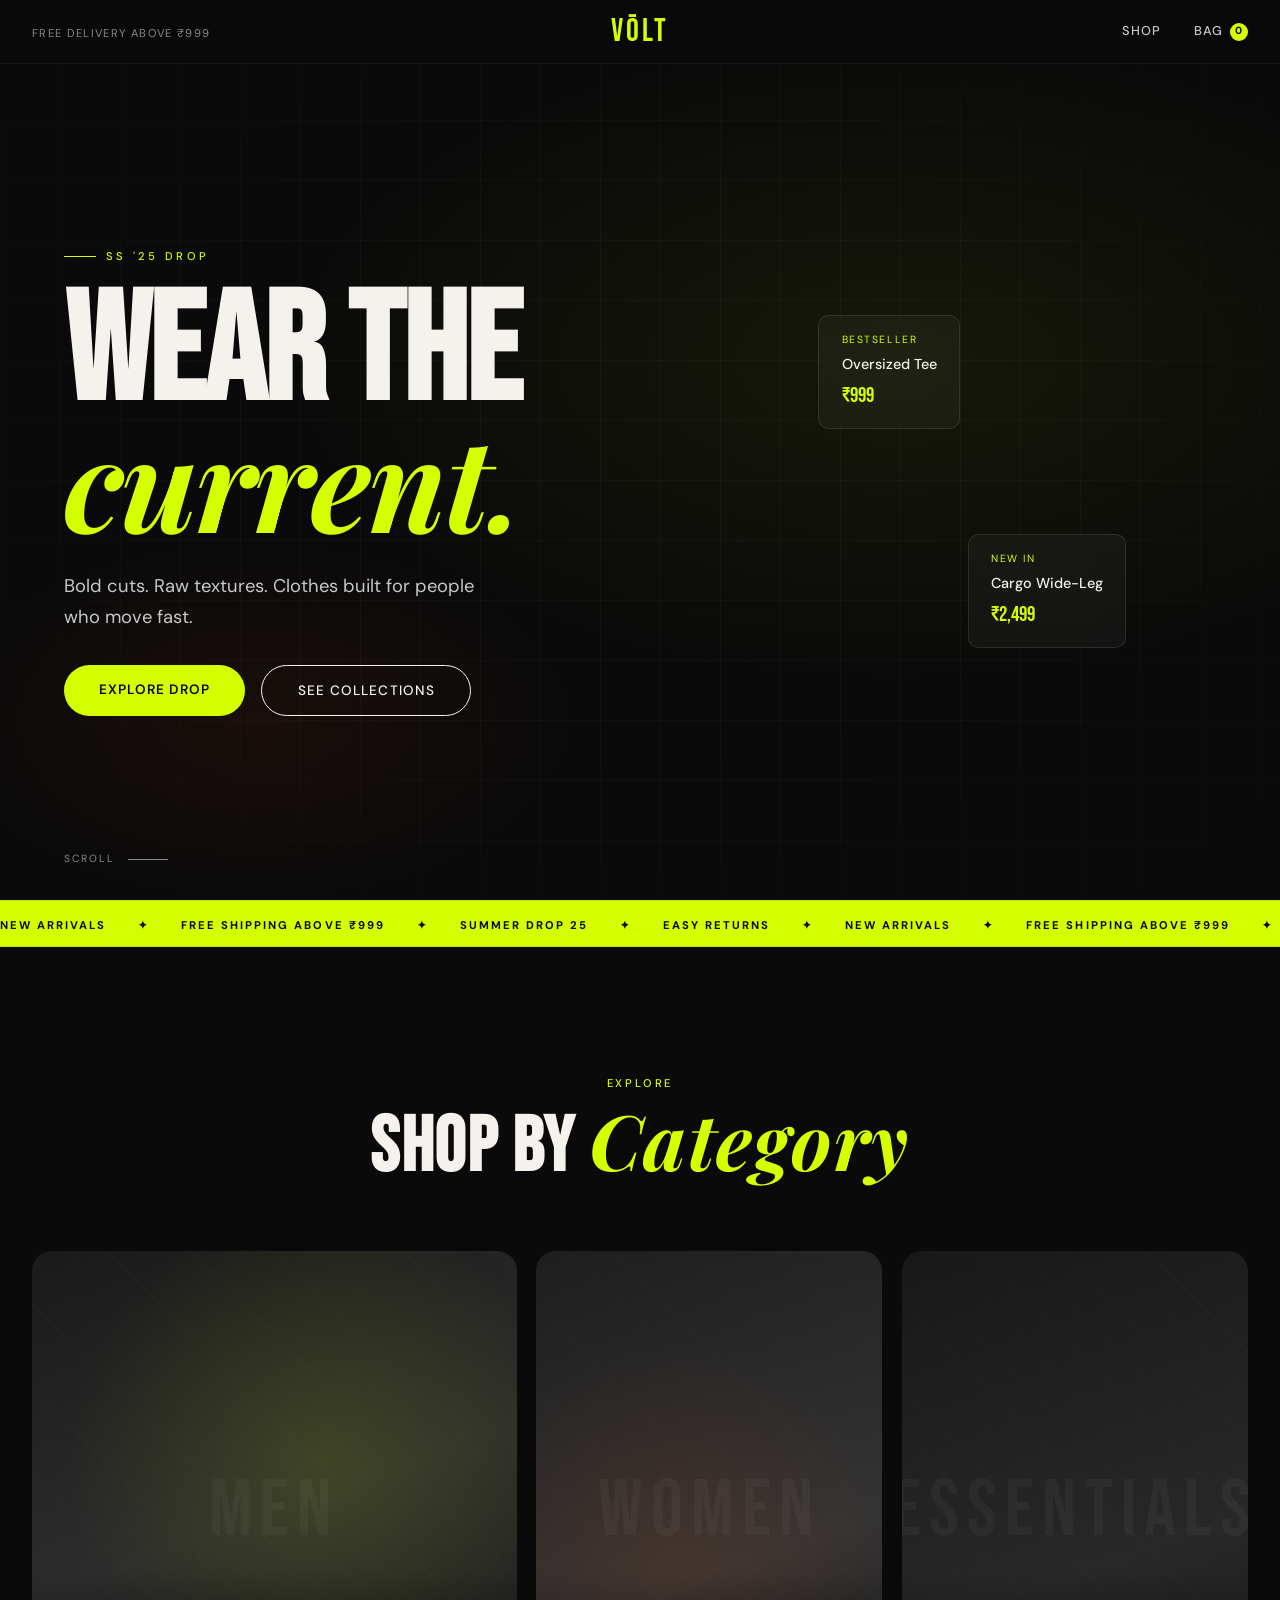
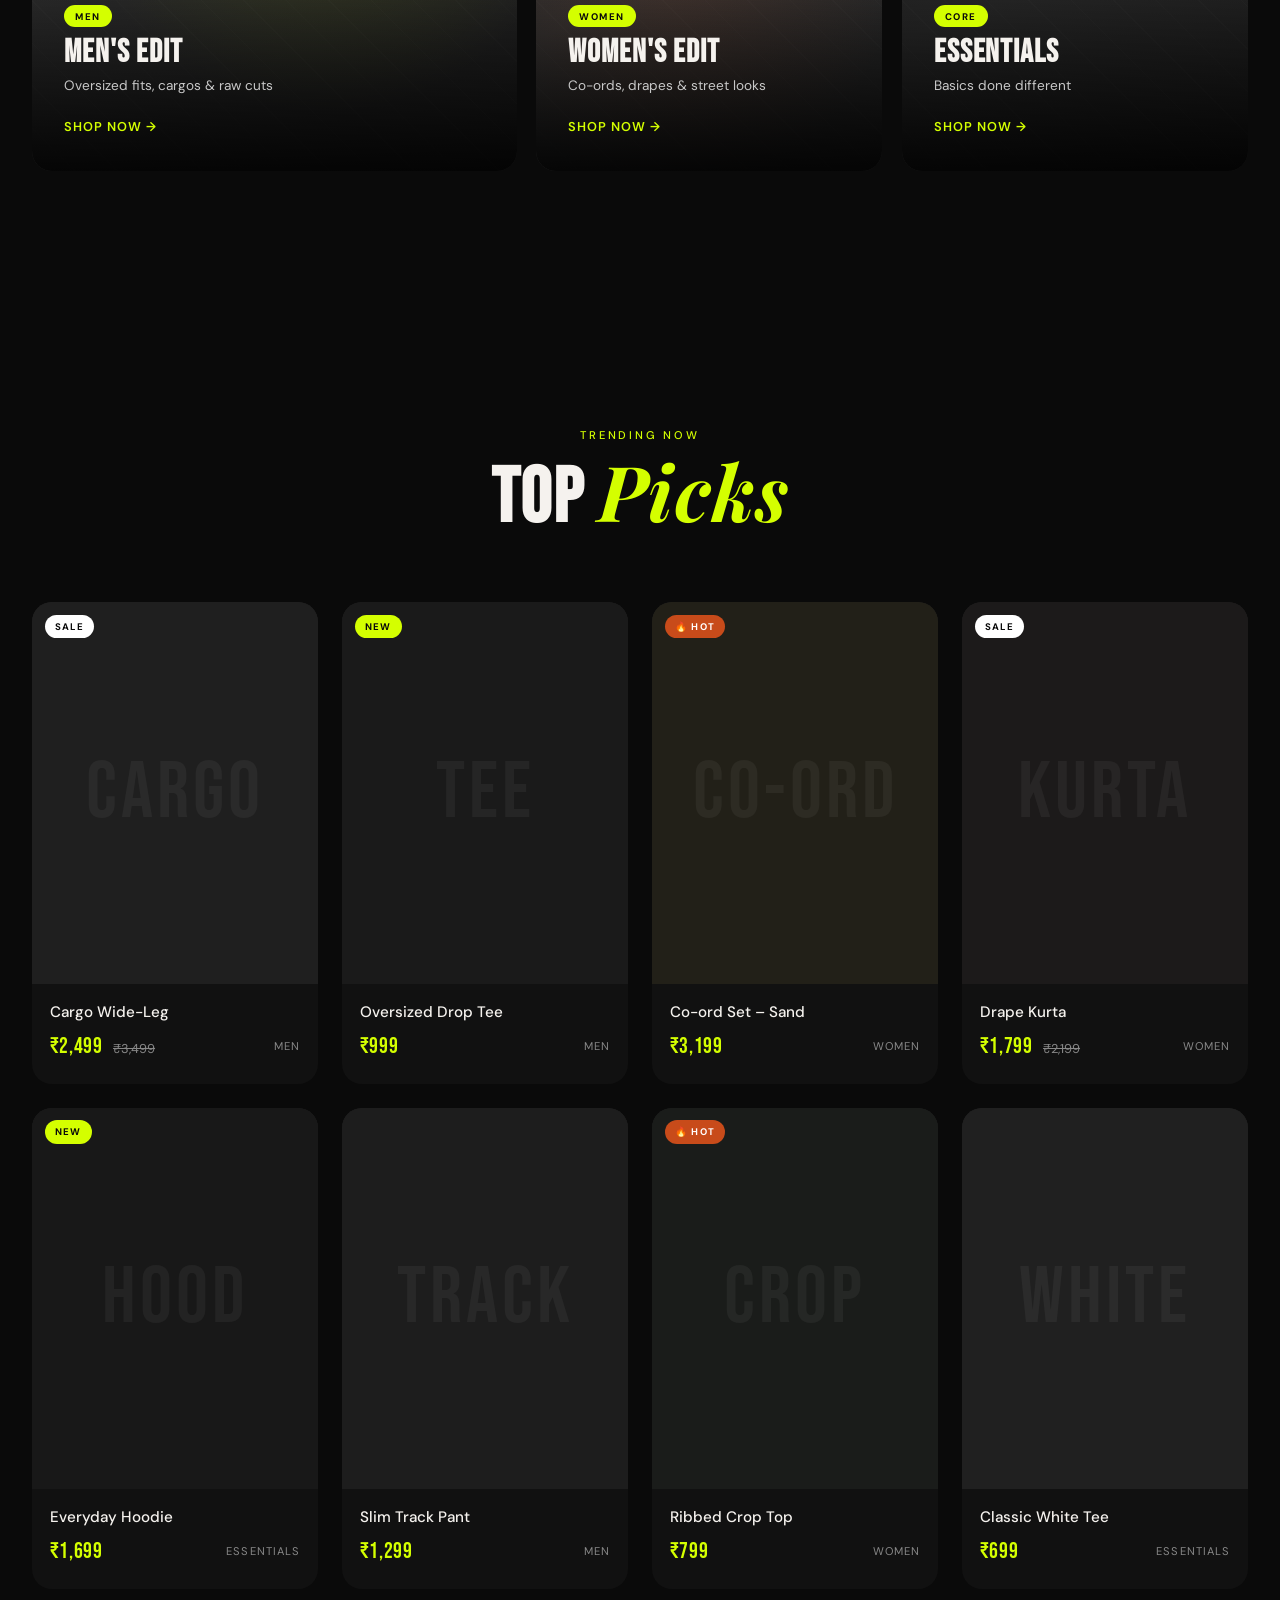
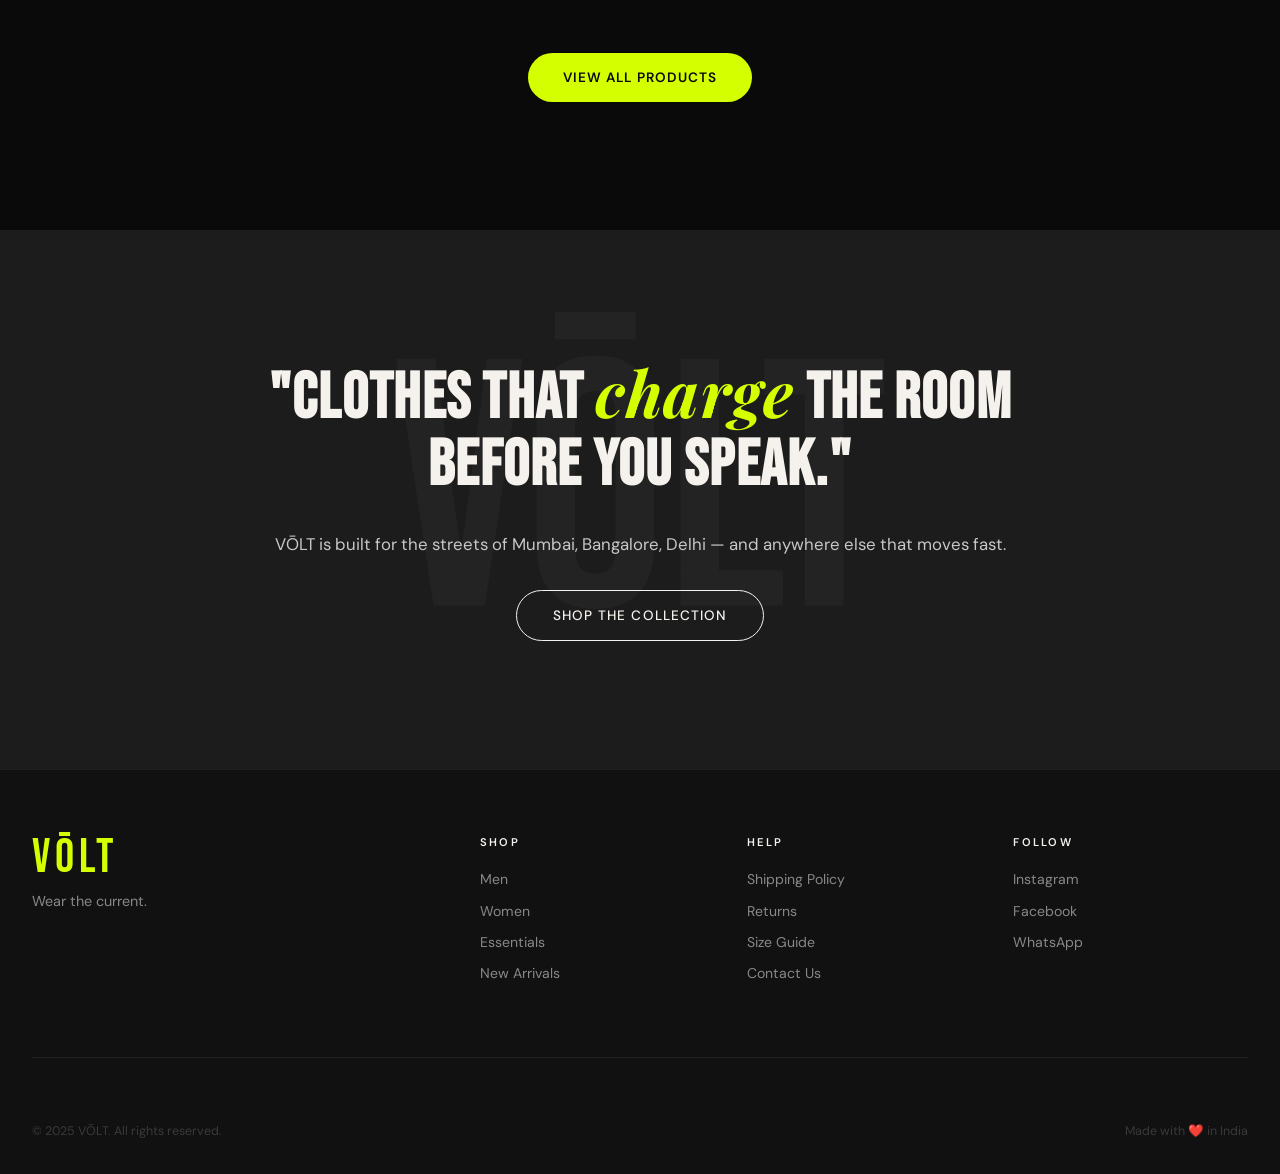
<file: volt-flat/index.html>
<!DOCTYPE html>
<html lang="en">
<head>
  <meta charset="UTF-8" />
  <meta name="viewport" content="width=device-width, initial-scale=1.0" />
  <title>VŌLT — Wear the Current</title>
  <link rel="stylesheet" href="reset.css" />
  <link rel="stylesheet" href="variables.css" />
  <link rel="stylesheet" href="main.css" />
  <link rel="stylesheet" href="navbar.css" />
  <link rel="stylesheet" href="hero.css" />
  <link rel="stylesheet" href="collections.css" />
  <link rel="stylesheet" href="featured.css" />
  <link rel="stylesheet" href="marquee.css" />
  <link rel="stylesheet" href="footer.css" />
  <link rel="stylesheet" href="animations.css" />
  <link rel="preconnect" href="https://fonts.googleapis.com" />
  <link rel="preconnect" href="https://fonts.gstatic.com" crossorigin />
  <link href="https://fonts.googleapis.com/css2?family=Bebas+Neue&family=DM+Sans:ital,opsz,wght@0,9..40,300;0,9..40,400;0,9..40,500;1,9..40,300&family=Playfair+Display:ital@1&display=swap" rel="stylesheet" />
</head>
<body>

  <nav class="navbar" id="navbar">
    <div class="nav-left">
      <span class="nav-tagline">Free delivery above ₹999</span>
    </div>
    <div class="nav-logo">
      <a href="index.html">VŌLT</a>
    </div>
    <div class="nav-right">
      <a href="shop.html">Shop</a>
      <a href="cart.html" class="cart-link">Bag <span class="cart-count" id="cartCount">0</span></a>
      <button class="hamburger" id="hamburger" aria-label="Menu">
        <span></span><span></span><span></span>
      </button>
    </div>
    <div class="mobile-menu" id="mobileMenu">
      <a href="index.html">Home</a>
      <a href="shop.html">Shop</a>
      <a href="cart.html">Bag</a>
      <a href="#collections">Collections</a>
    </div>
  </nav>

  <section class="hero" id="hero">
    <div class="hero-bg">
      <div class="hero-grid-overlay"></div>
    </div>
    <div class="hero-content">
      <div class="hero-eyebrow reveal-up">SS '25 DROP</div>
      <h1 class="hero-title reveal-up delay-1">
        <span>WEAR THE</span>
        <span class="italic-accent">current.</span>
      </h1>
      <p class="hero-sub reveal-up delay-2">
        Bold cuts. Raw textures. Clothes built for people who move fast.
      </p>
      <div class="hero-cta reveal-up delay-3">
        <a href="shop.html" class="btn-primary">Explore Drop</a>
        <a href="#collections" class="btn-ghost">See Collections</a>
      </div>
    </div>
    <div class="hero-scroll-hint">
      <span>Scroll</span>
      <div class="scroll-line"></div>
    </div>
    <div class="hero-float float-1 reveal-right delay-2">
      <div class="float-label">New In</div>
      <div class="float-name">Cargo Wide-Leg</div>
      <div class="float-price">₹2,499</div>
    </div>
    <div class="hero-float float-2 reveal-left delay-3">
      <div class="float-label">Bestseller</div>
      <div class="float-name">Oversized Tee</div>
      <div class="float-price">₹999</div>
    </div>
  </section>

  <div class="marquee-strip">
    <div class="marquee-track">
      <span>NEW ARRIVALS</span><span>✦</span>
      <span>FREE SHIPPING ABOVE ₹999</span><span>✦</span>
      <span>SUMMER DROP 25</span><span>✦</span>
      <span>EASY RETURNS</span><span>✦</span>
      <span>NEW ARRIVALS</span><span>✦</span>
      <span>FREE SHIPPING ABOVE ₹999</span><span>✦</span>
      <span>SUMMER DROP 25</span><span>✦</span>
      <span>EASY RETURNS</span><span>✦</span>
    </div>
  </div>

  <section class="collections" id="collections">
    <div class="section-header">
      <p class="section-eyebrow">Explore</p>
      <h2 class="section-title reveal-up">Shop by <em>Category</em></h2>
    </div>
    <div class="collections-grid">
      <div class="collection-card large reveal-up" data-category="men">
        <div class="card-bg card-bg-1"></div>
        <div class="card-content">
          <span class="card-tag">Men</span>
          <h3>Men's Edit</h3>
          <p>Oversized fits, cargos & raw cuts</p>
          <a href="shop.html?cat=men" class="card-link">Shop Now →</a>
        </div>
      </div>
      <div class="collection-card reveal-up delay-1" data-category="women">
        <div class="card-bg card-bg-2"></div>
        <div class="card-content">
          <span class="card-tag">Women</span>
          <h3>Women's Edit</h3>
          <p>Co-ords, drapes & street looks</p>
          <a href="shop.html?cat=women" class="card-link">Shop Now →</a>
        </div>
      </div>
      <div class="collection-card reveal-up delay-2" data-category="essentials">
        <div class="card-bg card-bg-3"></div>
        <div class="card-content">
          <span class="card-tag">Core</span>
          <h3>Essentials</h3>
          <p>Basics done different</p>
          <a href="shop.html?cat=essentials" class="card-link">Shop Now →</a>
        </div>
      </div>
    </div>
  </section>

  <section class="featured" id="featured">
    <div class="section-header">
      <p class="section-eyebrow">Trending Now</p>
      <h2 class="section-title reveal-up">Top <em>Picks</em></h2>
    </div>
    <div class="products-grid" id="productsGrid"></div>
    <div class="view-all-wrap">
      <a href="shop.html" class="btn-primary">View All Products</a>
    </div>
  </section>

  <section class="statement">
    <div class="statement-inner reveal-up">
      <h2>"Clothes that <em>charge</em> the room<br>before you speak."</h2>
      <p>VŌLT is built for the streets of Mumbai, Bangalore, Delhi — and anywhere else that moves fast.</p>
      <a href="shop.html" class="btn-ghost">Shop The Collection</a>
    </div>
  </section>

  <footer class="footer">
    <div class="footer-top">
      <div class="footer-brand">
        <div class="footer-logo">VŌLT</div>
        <p>Wear the current.</p>
      </div>
      <div class="footer-links">
        <div class="footer-col">
          <h4>Shop</h4>
          <a href="shop.html?cat=men">Men</a>
          <a href="shop.html?cat=women">Women</a>
          <a href="shop.html?cat=essentials">Essentials</a>
          <a href="shop.html">New Arrivals</a>
        </div>
        <div class="footer-col">
          <h4>Help</h4>
          <a href="#">Shipping Policy</a>
          <a href="#">Returns</a>
          <a href="#">Size Guide</a>
          <a href="#">Contact Us</a>
        </div>
        <div class="footer-col">
          <h4>Follow</h4>
          <a href="#">Instagram</a>
          <a href="#">Facebook</a>
          <a href="#">WhatsApp</a>
        </div>
      </div>
    </div>
    <div class="footer-bottom">
      <p>© 2025 VŌLT. All rights reserved.</p>
      <p>Made with ❤️ in India</p>
    </div>
  </footer>

  <script src="products.js"></script>
  <script src="cart.js"></script>
  <script src="main.js"></script>
</body>
</html>
</file>
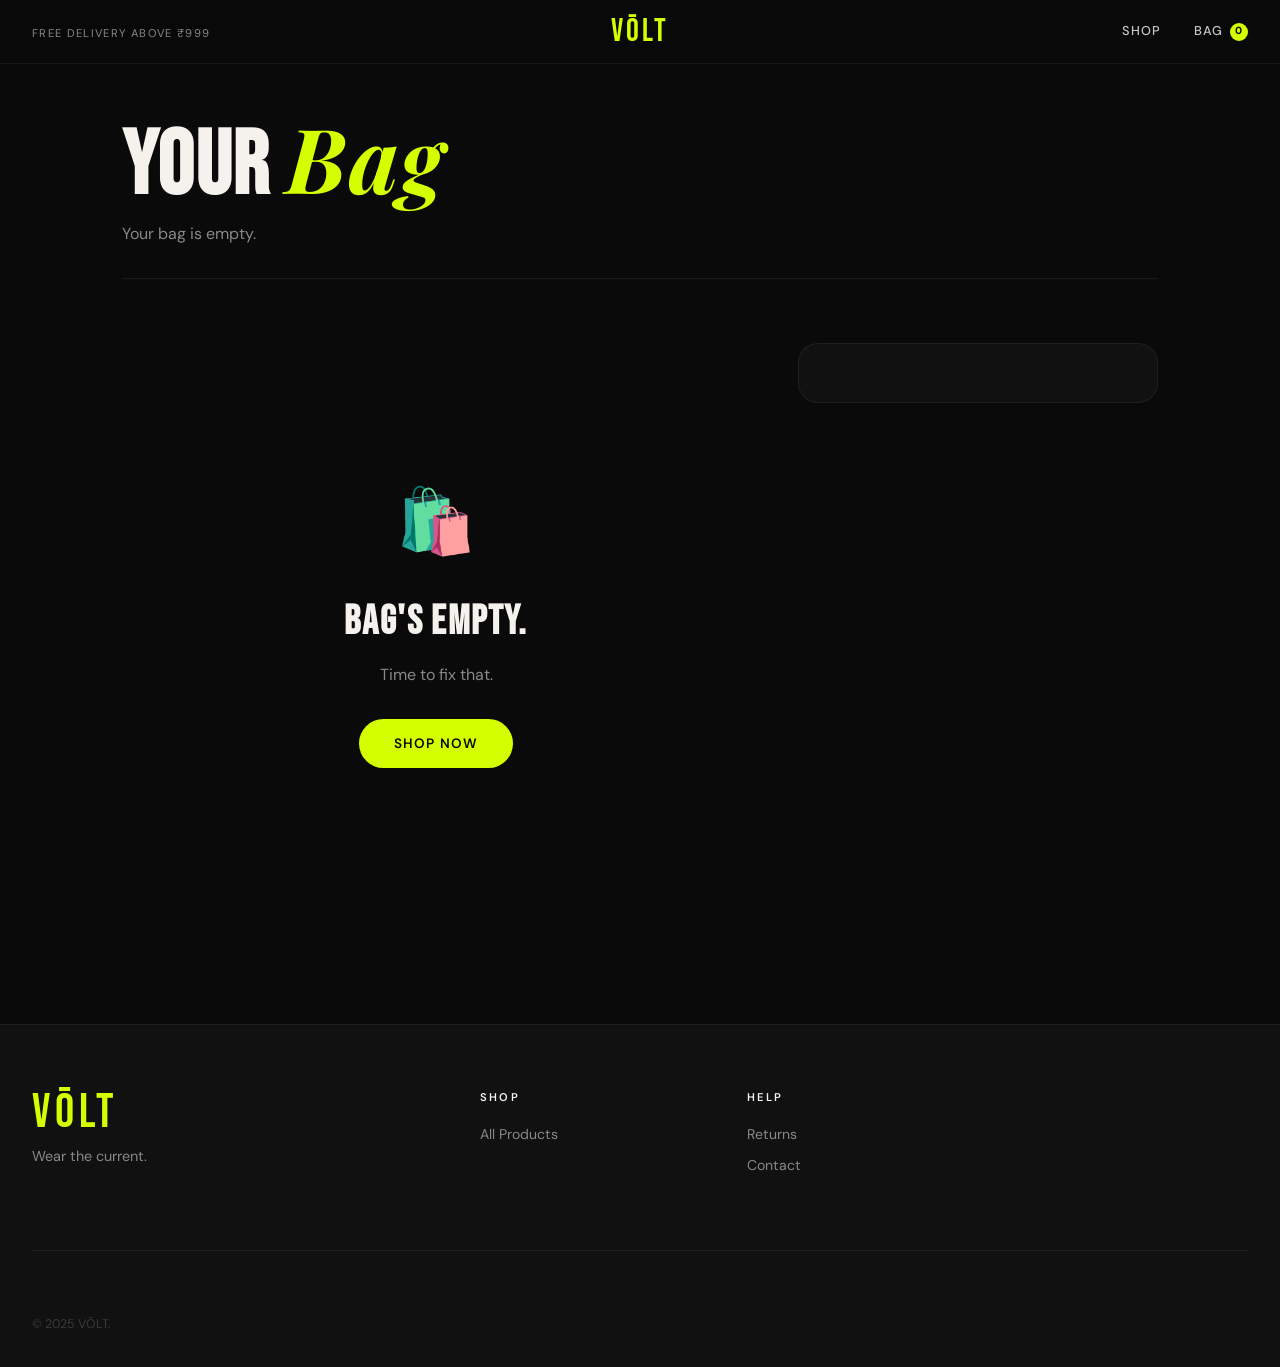
<file: volt-flat/cart.html>
<!DOCTYPE html>
<html lang="en">
<head>
  <meta charset="UTF-8" />
  <meta name="viewport" content="width=device-width, initial-scale=1.0" />
  <title>Your Bag — VŌLT</title>
  <link rel="stylesheet" href="reset.css" />
  <link rel="stylesheet" href="variables.css" />
  <link rel="stylesheet" href="main.css" />
  <link rel="stylesheet" href="navbar.css" />
  <link rel="stylesheet" href="animations.css" />
  <link rel="stylesheet" href="footer.css" />
  <link rel="stylesheet" href="cart.css" />
  <link href="https://fonts.googleapis.com/css2?family=Bebas+Neue&family=DM+Sans:ital,opsz,wght@0,9..40,300;0,9..40,400;0,9..40,500;1,9..40,300&family=Playfair+Display:ital@1&display=swap" rel="stylesheet" />
</head>
<body>
  <nav class="navbar" id="navbar">
    <div class="nav-left"><span class="nav-tagline">Free delivery above ₹999</span></div>
    <div class="nav-logo"><a href="index.html">VŌLT</a></div>
    <div class="nav-right">
      <a href="shop.html">Shop</a>
      <a href="cart.html" class="cart-link">Bag <span class="cart-count" id="cartCount">0</span></a>
      <button class="hamburger" id="hamburger"><span></span><span></span><span></span></button>
    </div>
    <div class="mobile-menu" id="mobileMenu">
      <a href="index.html">Home</a>
      <a href="shop.html">Shop</a>
      <a href="cart.html">Bag</a>
    </div>
  </nav>

  <div class="cart-page">
    <div class="cart-header">
      <h1 class="reveal-up">Your <em>Bag</em></h1>
      <p class="reveal-up delay-1" id="cartSubtitle">Loading…</p>
    </div>
    <div class="cart-body">
      <div class="cart-items" id="cartItems"></div>
      <div class="cart-summary" id="cartSummary"></div>
    </div>
  </div>

  <footer class="footer">
    <div class="footer-top">
      <div class="footer-brand"><div class="footer-logo">VŌLT</div><p>Wear the current.</p></div>
      <div class="footer-links">
        <div class="footer-col"><h4>Shop</h4><a href="shop.html">All Products</a></div>
        <div class="footer-col"><h4>Help</h4><a href="#">Returns</a><a href="#">Contact</a></div>
      </div>
    </div>
    <div class="footer-bottom"><p>© 2025 VŌLT.</p></div>
  </footer>

  <script src="products.js"></script>
  <script src="cart.js"></script>
  <script src="main.js"></script>
  <script src="cart-page.js"></script>
</body>
</html>
</file>
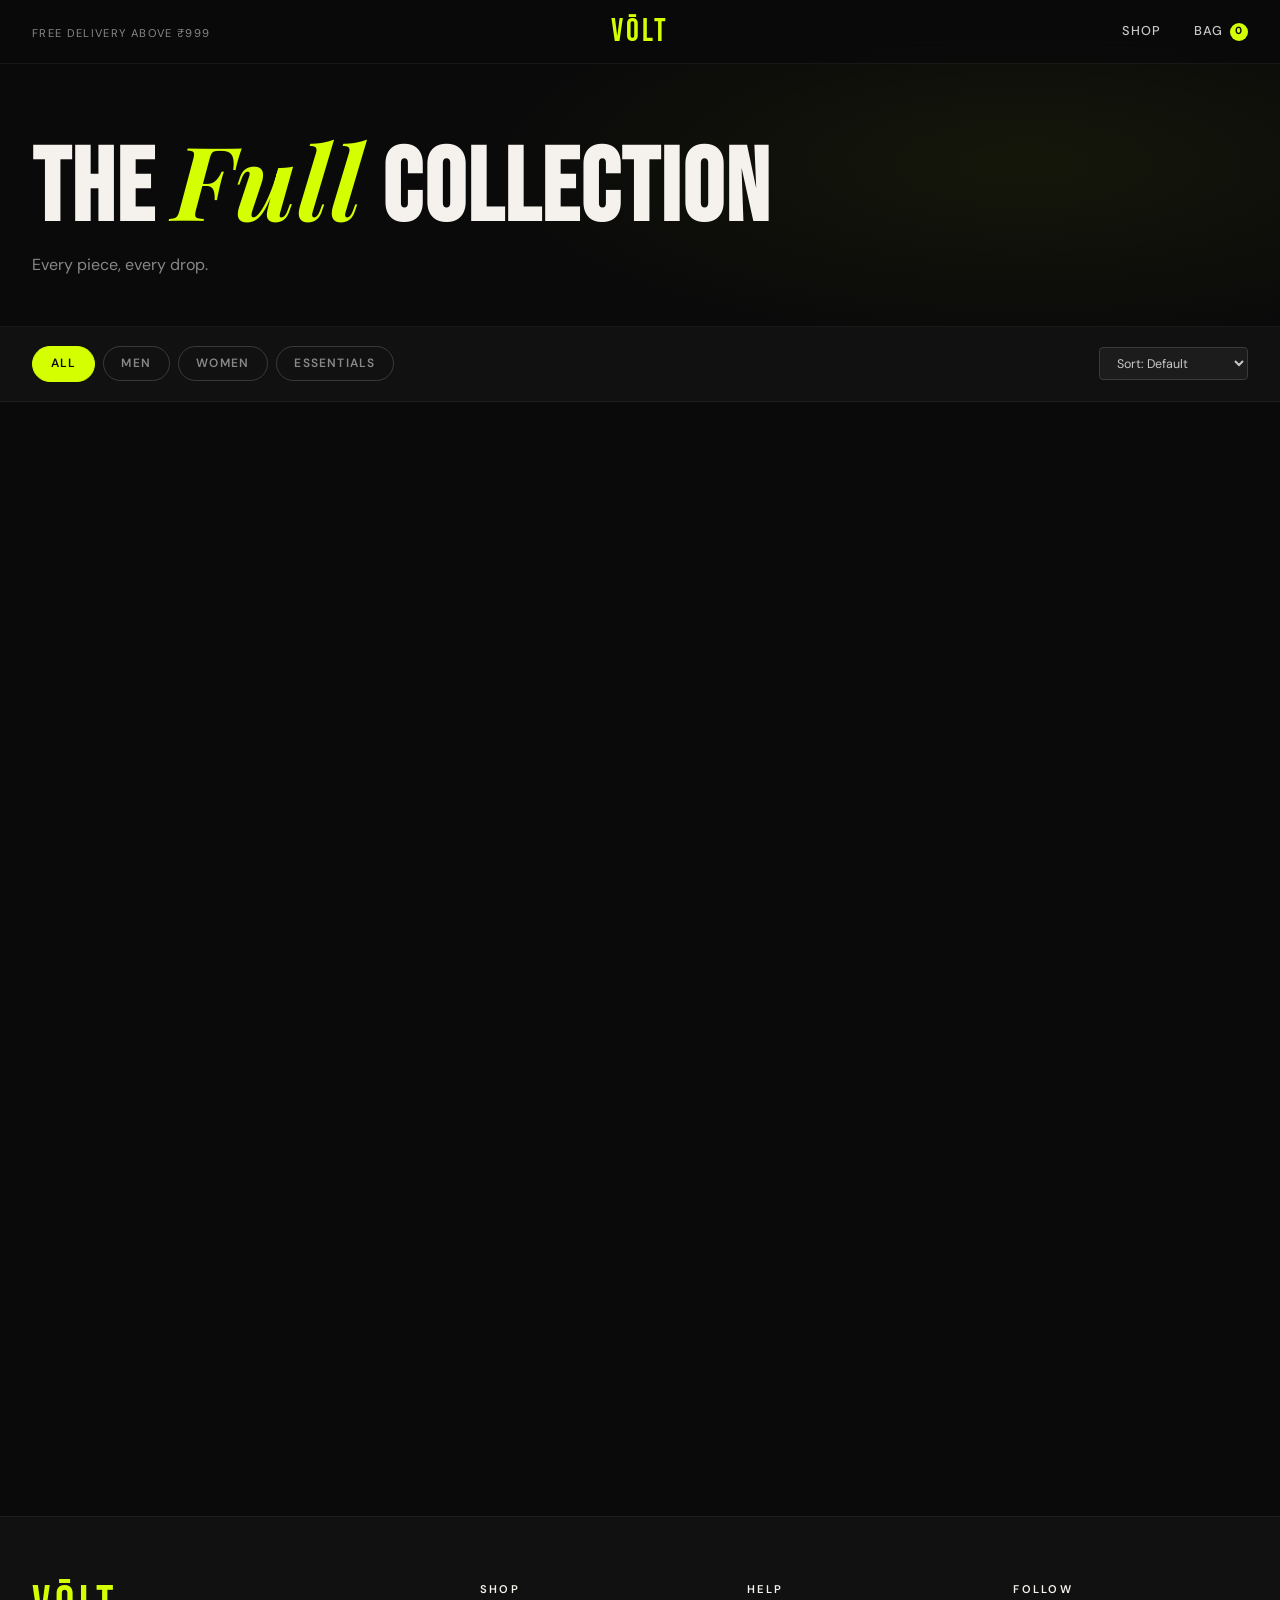
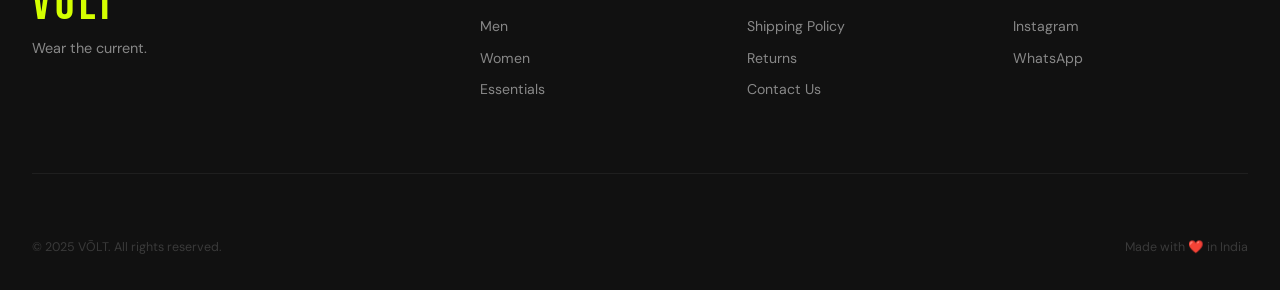
<file: volt-flat/shop.html>
<!DOCTYPE html>
<html lang="en">
<head>
  <meta charset="UTF-8" />
  <meta name="viewport" content="width=device-width, initial-scale=1.0" />
  <title>Shop — VŌLT</title>
  <link rel="stylesheet" href="reset.css" />
  <link rel="stylesheet" href="variables.css" />
  <link rel="stylesheet" href="main.css" />
  <link rel="stylesheet" href="navbar.css" />
  <link rel="stylesheet" href="featured.css" />
  <link rel="stylesheet" href="animations.css" />
  <link rel="stylesheet" href="footer.css" />
  <link rel="stylesheet" href="shop.css" />
  <link href="https://fonts.googleapis.com/css2?family=Bebas+Neue&family=DM+Sans:ital,opsz,wght@0,9..40,300;0,9..40,400;0,9..40,500;1,9..40,300&family=Playfair+Display:ital@1&display=swap" rel="stylesheet" />
</head>
<body>
  <nav class="navbar" id="navbar">
    <div class="nav-left"><span class="nav-tagline">Free delivery above ₹999</span></div>
    <div class="nav-logo"><a href="index.html">VŌLT</a></div>
    <div class="nav-right">
      <a href="shop.html">Shop</a>
      <a href="cart.html" class="cart-link">Bag <span class="cart-count" id="cartCount">0</span></a>
      <button class="hamburger" id="hamburger"><span></span><span></span><span></span></button>
    </div>
    <div class="mobile-menu" id="mobileMenu">
      <a href="index.html">Home</a>
      <a href="shop.html">Shop</a>
      <a href="cart.html">Bag</a>
    </div>
  </nav>

  <div class="shop-header">
    <div class="shop-header-inner">
      <h1 class="reveal-up">The <em>Full</em> Collection</h1>
      <p class="reveal-up delay-1">Every piece, every drop.</p>
    </div>
  </div>

  <div class="filter-bar">
    <div class="filter-tabs" id="filterTabs">
      <button class="filter-tab active" data-cat="all">All</button>
      <button class="filter-tab" data-cat="men">Men</button>
      <button class="filter-tab" data-cat="women">Women</button>
      <button class="filter-tab" data-cat="essentials">Essentials</button>
    </div>
    <div class="filter-sort">
      <select id="sortSelect">
        <option value="default">Sort: Default</option>
        <option value="price-asc">Price: Low → High</option>
        <option value="price-desc">Price: High → Low</option>
      </select>
    </div>
  </div>

  <div class="shop-grid-wrap">
    <div class="products-grid" id="shopGrid"></div>
    <div class="no-results" id="noResults" style="display:none"><p>No products found.</p></div>
  </div>

  <footer class="footer">
    <div class="footer-top">
      <div class="footer-brand"><div class="footer-logo">VŌLT</div><p>Wear the current.</p></div>
      <div class="footer-links">
        <div class="footer-col"><h4>Shop</h4><a href="shop.html?cat=men">Men</a><a href="shop.html?cat=women">Women</a><a href="shop.html?cat=essentials">Essentials</a></div>
        <div class="footer-col"><h4>Help</h4><a href="#">Shipping Policy</a><a href="#">Returns</a><a href="#">Contact Us</a></div>
        <div class="footer-col"><h4>Follow</h4><a href="#">Instagram</a><a href="#">WhatsApp</a></div>
      </div>
    </div>
    <div class="footer-bottom"><p>© 2025 VŌLT. All rights reserved.</p><p>Made with ❤️ in India</p></div>
  </footer>

  <script src="products.js"></script>
  <script src="cart.js"></script>
  <script src="main.js"></script>
  <script src="shop.js"></script>
</body>
</html>
</file>
<file: volt-flat/variables.css>
/* ===== DESIGN TOKENS ===== */
:root {
  /* Colors */
  --black:       #0a0a0a;
  --off-black:   #111111;
  --charcoal:    #1c1c1c;
  --mid-gray:    #3a3a3a;
  --gray:        #888888;
  --light-gray:  #c8c8c8;
  --off-white:   #f5f2ee;
  --white:       #ffffff;

  /* Accent */
  --volt:        #d4ff00;   /* Electric lime — the brand accent */
  --volt-dark:   #a8cc00;
  --rust:        #c84b1a;   /* Secondary accent for sale tags etc. */

  /* Typography */
  --font-display:  'Bebas Neue', sans-serif;
  --font-body:     'DM Sans', sans-serif;
  --font-italic:   'Playfair Display', serif;

  /* Spacing scale */
  --sp-xs:  0.5rem;
  --sp-sm:  1rem;
  --sp-md:  2rem;
  --sp-lg:  4rem;
  --sp-xl:  8rem;

  /* Border radius */
  --radius-sm: 4px;
  --radius-md: 10px;
  --radius-lg: 20px;
  --radius-pill: 100px;

  /* Transitions */
  --ease:     cubic-bezier(0.25, 0.46, 0.45, 0.94);
  --ease-out: cubic-bezier(0.0, 0.0, 0.2, 1);
  --ease-in:  cubic-bezier(0.4, 0.0, 1, 1);
  --t-fast:   150ms;
  --t-mid:    350ms;
  --t-slow:   600ms;

  /* Navbar height */
  --nav-h: 64px;
}
</file>
<file: volt-flat/main.css>
/* ===== BASE / GLOBAL ===== */
body {
  background: var(--black);
  color: var(--off-white);
  font-family: var(--font-body);
  font-size: 1rem;
  line-height: 1.6;
}

/* Cursor dot */
body::after {
  content: '';
  width: 12px; height: 12px;
  background: var(--volt);
  border-radius: 50%;
  position: fixed;
  pointer-events: none;
  z-index: 9999;
  transition: transform var(--t-fast) var(--ease), opacity var(--t-fast);
  transform: translate(-50%, -50%);
  left: var(--cx, -100px);
  top: var(--cy, -100px);
}

/* Section shared */
.section-header {
  text-align: center;
  margin-bottom: var(--sp-lg);
}
.section-eyebrow {
  font-family: var(--font-body);
  font-weight: 500;
  font-size: 0.7rem;
  letter-spacing: 0.25em;
  text-transform: uppercase;
  color: var(--volt);
  margin-bottom: 0.5rem;
}
.section-title {
  font-family: var(--font-display);
  font-size: clamp(2.5rem, 6vw, 5rem);
  line-height: 1;
  color: var(--off-white);
  letter-spacing: 0.02em;
}
.section-title em {
  font-family: var(--font-italic);
  font-style: italic;
  color: var(--volt);
}

/* Buttons */
.btn-primary {
  display: inline-block;
  background: var(--volt);
  color: var(--black);
  font-family: var(--font-body);
  font-weight: 600;
  font-size: 0.85rem;
  letter-spacing: 0.08em;
  text-transform: uppercase;
  padding: 0.85rem 2.2rem;
  border-radius: var(--radius-pill);
  transition: background var(--t-mid) var(--ease),
              transform var(--t-fast) var(--ease),
              box-shadow var(--t-mid) var(--ease);
}
.btn-primary:hover {
  background: var(--white);
  transform: translateY(-2px);
  box-shadow: 0 8px 30px rgba(212,255,0,0.25);
}

.btn-ghost {
  display: inline-block;
  border: 1.5px solid var(--off-white);
  color: var(--off-white);
  font-family: var(--font-body);
  font-weight: 500;
  font-size: 0.85rem;
  letter-spacing: 0.08em;
  text-transform: uppercase;
  padding: 0.85rem 2.2rem;
  border-radius: var(--radius-pill);
  transition: border-color var(--t-mid) var(--ease),
              color var(--t-mid) var(--ease),
              transform var(--t-fast) var(--ease);
}
.btn-ghost:hover {
  border-color: var(--volt);
  color: var(--volt);
  transform: translateY(-2px);
}

/* Containers */
.container {
  max-width: 1280px;
  margin: 0 auto;
  padding: 0 var(--sp-md);
}

/* Statement section */
.statement {
  padding: var(--sp-xl) var(--sp-md);
  text-align: center;
  background: var(--charcoal);
  position: relative;
  overflow: hidden;
}
.statement::before {
  content: 'VŌLT';
  position: absolute;
  font-family: var(--font-display);
  font-size: clamp(10rem, 30vw, 22rem);
  color: rgba(255,255,255,0.03);
  top: 50%;
  left: 50%;
  transform: translate(-50%, -50%);
  white-space: nowrap;
  pointer-events: none;
}
.statement-inner {
  position: relative;
  z-index: 1;
  max-width: 800px;
  margin: 0 auto;
}
.statement-inner h2 {
  font-family: var(--font-display);
  font-size: clamp(2rem, 5vw, 4.2rem);
  line-height: 1.05;
  margin-bottom: var(--sp-md);
  letter-spacing: 0.02em;
}
.statement-inner h2 em {
  font-family: var(--font-italic);
  font-style: italic;
  color: var(--volt);
}
.statement-inner p {
  color: var(--light-gray);
  font-size: 1.05rem;
  margin-bottom: var(--sp-md);
}

.view-all-wrap {
  text-align: center;
  margin-top: var(--sp-lg);
}

/* Scrollbar */
::-webkit-scrollbar { width: 6px; }
::-webkit-scrollbar-track { background: var(--black); }
::-webkit-scrollbar-thumb { background: var(--mid-gray); border-radius: 3px; }

/* Toast */
.toast {
  position: fixed;
  bottom: 2rem;
  left: 50%;
  transform: translateX(-50%) translateY(120%);
  background: var(--volt);
  color: var(--black);
  font-weight: 600;
  font-size: 0.85rem;
  padding: 0.75rem 1.8rem;
  border-radius: var(--radius-pill);
  z-index: 9998;
  transition: transform var(--t-mid) var(--ease);
  white-space: nowrap;
}
.toast.show {
  transform: translateX(-50%) translateY(0);
}

@media (max-width: 768px) {
  :root { --sp-lg: 3rem; --sp-xl: 5rem; }
}
</file>
<file: volt-flat/navbar.css>
/* ===== NAVBAR ===== */
.navbar {
  position: fixed;
  top: 0; left: 0; right: 0;
  z-index: 1000;
  height: var(--nav-h);
  display: grid;
  grid-template-columns: 1fr auto 1fr;
  align-items: center;
  padding: 0 var(--sp-md);
  background: rgba(10,10,10,0.85);
  backdrop-filter: blur(16px);
  -webkit-backdrop-filter: blur(16px);
  border-bottom: 1px solid rgba(255,255,255,0.05);
  transition: background var(--t-slow) var(--ease);
}
.navbar.scrolled {
  background: rgba(10,10,10,0.97);
}

.nav-left .nav-tagline {
  font-size: 0.7rem;
  letter-spacing: 0.12em;
  text-transform: uppercase;
  color: var(--gray);
}

.nav-logo a {
  font-family: var(--font-display);
  font-size: 2rem;
  letter-spacing: 0.1em;
  color: var(--volt);
  display: block;
  text-align: center;
  transition: letter-spacing var(--t-mid) var(--ease);
}
.nav-logo a:hover {
  letter-spacing: 0.25em;
}

.nav-right {
  display: flex;
  align-items: center;
  justify-content: flex-end;
  gap: var(--sp-md);
}
.nav-right a {
  font-size: 0.8rem;
  letter-spacing: 0.1em;
  text-transform: uppercase;
  font-weight: 500;
  color: var(--light-gray);
  transition: color var(--t-fast) var(--ease);
}
.nav-right a:hover { color: var(--volt); }

.cart-link {
  display: flex;
  align-items: center;
  gap: 0.4rem;
}
.cart-count {
  background: var(--volt);
  color: var(--black);
  font-size: 0.65rem;
  font-weight: 700;
  width: 18px; height: 18px;
  border-radius: 50%;
  display: flex;
  align-items: center;
  justify-content: center;
  transition: transform var(--t-fast) var(--ease);
}
.cart-count.bump {
  transform: scale(1.4);
}

.hamburger {
  display: none;
  flex-direction: column;
  gap: 4px;
  width: 22px;
}
.hamburger span {
  display: block;
  height: 2px;
  background: var(--off-white);
  border-radius: 2px;
  transition: transform var(--t-mid) var(--ease), opacity var(--t-fast);
}
.hamburger.open span:nth-child(1) { transform: translateY(6px) rotate(45deg); }
.hamburger.open span:nth-child(2) { opacity: 0; }
.hamburger.open span:nth-child(3) { transform: translateY(-6px) rotate(-45deg); }

.mobile-menu {
  display: none;
  position: fixed;
  top: var(--nav-h);
  left: 0; right: 0;
  background: var(--off-black);
  padding: var(--sp-md);
  flex-direction: column;
  gap: var(--sp-sm);
  transform: translateY(-110%);
  transition: transform var(--t-mid) var(--ease-out);
  z-index: 999;
  border-bottom: 1px solid rgba(255,255,255,0.08);
}
.mobile-menu.open {
  transform: translateY(0);
}
.mobile-menu a {
  font-family: var(--font-display);
  font-size: 2rem;
  letter-spacing: 0.05em;
  color: var(--off-white);
  transition: color var(--t-fast);
  border-bottom: 1px solid rgba(255,255,255,0.06);
  padding-bottom: 0.5rem;
}
.mobile-menu a:hover { color: var(--volt); }

@media (max-width: 768px) {
  .nav-left { display: none; }
  .hamburger { display: flex; }
  .nav-right > a:not(.cart-link) { display: none; }
  .mobile-menu { display: flex; }
}
</file>
<file: volt-flat/hero.css>
/* ===== HERO ===== */
.hero {
  min-height: 100svh;
  padding-top: var(--nav-h);
  position: relative;
  display: flex;
  align-items: center;
  overflow: hidden;
}

.hero-bg {
  position: absolute;
  inset: 0;
  background:
    radial-gradient(ellipse 80% 60% at 70% 40%, rgba(212,255,0,0.06) 0%, transparent 60%),
    radial-gradient(ellipse 50% 40% at 20% 80%, rgba(200,75,26,0.08) 0%, transparent 50%),
    var(--black);
}

.hero-grid-overlay {
  position: absolute;
  inset: 0;
  background-image:
    linear-gradient(rgba(255,255,255,0.03) 1px, transparent 1px),
    linear-gradient(90deg, rgba(255,255,255,0.03) 1px, transparent 1px);
  background-size: 60px 60px;
  mask-image: radial-gradient(ellipse 70% 70% at 50% 50%, black 40%, transparent 100%);
}

.hero-content {
  position: relative;
  z-index: 2;
  padding: var(--sp-lg) var(--sp-lg);
  max-width: 700px;
}

.hero-eyebrow {
  font-size: 0.7rem;
  letter-spacing: 0.3em;
  text-transform: uppercase;
  color: var(--volt);
  font-weight: 500;
  margin-bottom: 1.2rem;
  display: flex;
  align-items: center;
  gap: 0.6rem;
}
.hero-eyebrow::before {
  content: '';
  width: 32px; height: 1px;
  background: var(--volt);
  display: block;
}

.hero-title {
  font-family: var(--font-display);
  font-size: clamp(4rem, 12vw, 11rem);
  line-height: 0.9;
  letter-spacing: -0.01em;
  margin-bottom: var(--sp-md);
  display: flex;
  flex-direction: column;
}
.hero-title span { display: block; }
.hero-title .italic-accent {
  font-family: var(--font-italic);
  font-style: italic;
  color: var(--volt);
  font-size: clamp(3.5rem, 10vw, 9rem);
}

.hero-sub {
  color: var(--light-gray);
  font-size: clamp(0.95rem, 2vw, 1.15rem);
  max-width: 420px;
  line-height: 1.7;
  margin-bottom: var(--sp-md);
}

.hero-cta {
  display: flex;
  gap: var(--sp-sm);
  flex-wrap: wrap;
}

/* Floating product cards */
.hero-float {
  position: absolute;
  z-index: 3;
  background: rgba(255,255,255,0.04);
  border: 1px solid rgba(255,255,255,0.1);
  backdrop-filter: blur(12px);
  border-radius: var(--radius-md);
  padding: 1rem 1.4rem;
  min-width: 140px;
  transition: transform var(--t-slow) var(--ease);
}
.hero-float:hover { transform: translateY(-4px) !important; }
.float-1 {
  bottom: 28%;
  right: 12%;
  animation: float-bob 4s ease-in-out infinite;
}
.float-2 {
  top: 35%;
  right: 25%;
  animation: float-bob 5s ease-in-out infinite 1.5s;
}
.float-label {
  font-size: 0.65rem;
  letter-spacing: 0.15em;
  text-transform: uppercase;
  color: var(--volt);
  margin-bottom: 0.25rem;
}
.float-name {
  font-weight: 500;
  font-size: 0.9rem;
  margin-bottom: 0.2rem;
}
.float-price {
  font-family: var(--font-display);
  font-size: 1.3rem;
  color: var(--volt);
}

@keyframes float-bob {
  0%, 100% { transform: translateY(0); }
  50%       { transform: translateY(-10px); }
}

/* Scroll hint */
.hero-scroll-hint {
  position: absolute;
  bottom: 2rem;
  left: var(--sp-lg);
  display: flex;
  align-items: center;
  gap: 0.8rem;
  z-index: 2;
}
.hero-scroll-hint span {
  font-size: 0.65rem;
  letter-spacing: 0.2em;
  text-transform: uppercase;
  color: var(--gray);
}
.scroll-line {
  width: 40px; height: 1px;
  background: var(--gray);
  position: relative;
  overflow: hidden;
}
.scroll-line::after {
  content: '';
  position: absolute;
  left: -100%; top: 0;
  width: 100%; height: 100%;
  background: var(--volt);
  animation: scan 2s ease-in-out infinite;
}
@keyframes scan {
  0%   { left: -100%; }
  50%  { left: 0%; }
  100% { left: 100%; }
}

@media (max-width: 768px) {
  .hero-content { padding: var(--sp-md); }
  .hero-float { display: none; }
  .hero-scroll-hint { display: none; }
}
</file>
<file: volt-flat/collections.css>
/* ===== COLLECTIONS ===== */
.collections {
  padding: var(--sp-xl) var(--sp-md);
  max-width: 1280px;
  margin: 0 auto;
}

.collections-grid {
  display: grid;
  grid-template-columns: 1.4fr 1fr 1fr;
  gap: 1.2rem;
}

.collection-card {
  position: relative;
  border-radius: var(--radius-lg);
  overflow: hidden;
  min-height: 420px;
  cursor: pointer;
}
.collection-card.large { min-height: 520px; }

.card-bg {
  position: absolute;
  inset: 0;
  transition: transform var(--t-slow) var(--ease);
}
.collection-card:hover .card-bg { transform: scale(1.06); }

/* Gradient placeholders (replace with real images via background-image) */
.card-bg-1 {
  background:
    linear-gradient(160deg, #1a1a1a 0%, #2c2c2c 50%, #1a1a1a 100%);
}
.card-bg-1::after {
  content: '';
  position: absolute; inset: 0;
  background:
    radial-gradient(circle at 60% 40%, rgba(212,255,0,0.12) 0%, transparent 60%);
}
.card-bg-2 {
  background:
    linear-gradient(160deg, #1e1e1e 0%, #333 60%, #1c1c1c 100%);
}
.card-bg-2::after {
  content: '';
  position: absolute; inset: 0;
  background:
    radial-gradient(circle at 40% 60%, rgba(200,75,26,0.12) 0%, transparent 60%);
}
.card-bg-3 {
  background:
    linear-gradient(160deg, #181818 0%, #282828 60%, #181818 100%);
}

/* Decorative pattern on each card */
.card-bg-1::before, .card-bg-2::before, .card-bg-3::before {
  content: '';
  position: absolute; inset: 0;
  background-image:
    repeating-linear-gradient(
      45deg,
      rgba(255,255,255,0.015) 0px,
      rgba(255,255,255,0.015) 1px,
      transparent 1px,
      transparent 30px
    );
}

.card-content {
  position: absolute;
  bottom: 0; left: 0; right: 0;
  padding: 2rem;
  background: linear-gradient(to top, rgba(0,0,0,0.85) 0%, transparent 100%);
  z-index: 2;
  transform: translateY(0);
  transition: padding var(--t-mid) var(--ease);
}
.collection-card:hover .card-content { padding-bottom: 2.4rem; }

.card-tag {
  display: inline-block;
  background: var(--volt);
  color: var(--black);
  font-size: 0.6rem;
  font-weight: 700;
  letter-spacing: 0.15em;
  text-transform: uppercase;
  padding: 0.2rem 0.7rem;
  border-radius: var(--radius-pill);
  margin-bottom: 0.6rem;
}

.card-content h3 {
  font-family: var(--font-display);
  font-size: 2rem;
  letter-spacing: 0.03em;
  line-height: 1;
  margin-bottom: 0.4rem;
}

.card-content p {
  font-size: 0.85rem;
  color: var(--light-gray);
  margin-bottom: 1rem;
}

.card-link {
  display: inline-flex;
  align-items: center;
  font-size: 0.8rem;
  font-weight: 600;
  letter-spacing: 0.08em;
  text-transform: uppercase;
  color: var(--volt);
  gap: 0.3rem;
  transition: gap var(--t-fast) var(--ease);
}
.collection-card:hover .card-link { gap: 0.6rem; }

/* Mannequin placeholder text in center of card */
.collection-card::before {
  content: attr(data-category);
  position: absolute;
  top: 50%;
  left: 50%;
  transform: translate(-50%, -50%);
  font-family: var(--font-display);
  font-size: 5rem;
  color: rgba(255,255,255,0.04);
  letter-spacing: 0.1em;
  text-transform: uppercase;
  pointer-events: none;
  z-index: 1;
  transition: opacity var(--t-mid);
}

@media (max-width: 900px) {
  .collections-grid {
    grid-template-columns: 1fr 1fr;
  }
  .collection-card.large {
    grid-column: 1 / -1;
    min-height: 320px;
  }
}
@media (max-width: 600px) {
  .collections-grid { grid-template-columns: 1fr; }
  .collection-card { min-height: 260px; }
  .collection-card.large { min-height: 300px; }
}
</file>
<file: volt-flat/featured.css>
/* ===== FEATURED PRODUCTS ===== */
.featured {
  padding: var(--sp-xl) var(--sp-md);
  max-width: 1280px;
  margin: 0 auto;
}

.products-grid {
  display: grid;
  grid-template-columns: repeat(auto-fill, minmax(270px, 1fr));
  gap: 1.5rem;
}

/* Product Card */
.product-card {
  background: var(--off-black);
  border-radius: var(--radius-lg);
  overflow: hidden;
  cursor: pointer;
  transition: transform var(--t-mid) var(--ease), box-shadow var(--t-mid) var(--ease);
  position: relative;
}
.product-card:hover {
  transform: translateY(-6px);
  box-shadow: 0 20px 50px rgba(0,0,0,0.5);
}

.product-image-wrap {
  position: relative;
  aspect-ratio: 3/4;
  background: var(--charcoal);
  overflow: hidden;
}

/* Placeholder image fill */
.product-image-placeholder {
  position: absolute;
  inset: 0;
  display: flex;
  align-items: center;
  justify-content: center;
  font-family: var(--font-display);
  font-size: 5rem;
  color: rgba(255,255,255,0.05);
  letter-spacing: 0.05em;
  transition: transform var(--t-slow) var(--ease);
}
.product-card:hover .product-image-placeholder {
  transform: scale(1.08);
}

/* Real image when provided */
.product-image-wrap img {
  width: 100%;
  height: 100%;
  object-fit: cover;
  transition: transform var(--t-slow) var(--ease);
}
.product-card:hover .product-image-wrap img {
  transform: scale(1.08);
}

/* Badges */
.product-badge {
  position: absolute;
  top: 0.8rem;
  left: 0.8rem;
  font-size: 0.6rem;
  font-weight: 700;
  letter-spacing: 0.12em;
  text-transform: uppercase;
  padding: 0.25rem 0.65rem;
  border-radius: var(--radius-pill);
  z-index: 2;
}
.badge-new    { background: var(--volt); color: var(--black); }
.badge-hot    { background: var(--rust); color: var(--white); }
.badge-sale   { background: var(--white); color: var(--black); }

/* Quick add */
.product-quick-add {
  position: absolute;
  bottom: -48px;
  left: 0; right: 0;
  background: var(--volt);
  color: var(--black);
  font-weight: 700;
  font-size: 0.75rem;
  letter-spacing: 0.1em;
  text-transform: uppercase;
  text-align: center;
  padding: 0.9rem;
  transition: bottom var(--t-mid) var(--ease);
  z-index: 2;
}
.product-card:hover .product-quick-add {
  bottom: 0;
}

/* Product info */
.product-info {
  padding: 1rem 1.1rem 1.2rem;
}
.product-name {
  font-weight: 500;
  font-size: 0.95rem;
  margin-bottom: 0.3rem;
  white-space: nowrap;
  overflow: hidden;
  text-overflow: ellipsis;
}
.product-meta {
  display: flex;
  align-items: center;
  justify-content: space-between;
}
.product-price {
  font-family: var(--font-display);
  font-size: 1.4rem;
  color: var(--volt);
  letter-spacing: 0.03em;
}
.product-original-price {
  font-size: 0.8rem;
  color: var(--gray);
  text-decoration: line-through;
  margin-left: 0.4rem;
}
.product-category {
  font-size: 0.7rem;
  letter-spacing: 0.1em;
  text-transform: uppercase;
  color: var(--gray);
}

@media (max-width: 600px) {
  .products-grid { grid-template-columns: repeat(2, 1fr); gap: 0.8rem; }
  .product-info { padding: 0.7rem; }
}
</file>
<file: volt-flat/marquee.css>
/* ===== MARQUEE ===== */
.marquee-strip {
  background: var(--volt);
  color: var(--black);
  overflow: hidden;
  white-space: nowrap;
  padding: 0.6rem 0;
  border-top: 1px solid rgba(0,0,0,0.1);
  border-bottom: 1px solid rgba(0,0,0,0.1);
}

.marquee-track {
  display: inline-flex;
  gap: 2rem;
  animation: marquee-scroll 22s linear infinite;
}

.marquee-track span {
  font-size: 0.7rem;
  font-weight: 700;
  letter-spacing: 0.18em;
  text-transform: uppercase;
}

@keyframes marquee-scroll {
  0%   { transform: translateX(0); }
  100% { transform: translateX(-50%); }
}

.marquee-strip:hover .marquee-track {
  animation-play-state: paused;
}
</file>
<file: volt-flat/footer.css>
/* ===== FOOTER ===== */
.footer {
  background: var(--off-black);
  border-top: 1px solid rgba(255,255,255,0.06);
  padding: var(--sp-lg) var(--sp-md) var(--sp-md);
}

.footer-top {
  display: grid;
  grid-template-columns: 1fr 2fr;
  gap: var(--sp-lg);
  margin-bottom: var(--sp-lg);
  padding-bottom: var(--sp-lg);
  border-bottom: 1px solid rgba(255,255,255,0.06);
}

.footer-logo {
  font-family: var(--font-display);
  font-size: 3rem;
  color: var(--volt);
  letter-spacing: 0.1em;
  line-height: 1;
  margin-bottom: 0.5rem;
}
.footer-brand p {
  color: var(--gray);
  font-size: 0.9rem;
}

.footer-links {
  display: grid;
  grid-template-columns: repeat(3, 1fr);
  gap: var(--sp-md);
}

.footer-col h4 {
  font-size: 0.7rem;
  letter-spacing: 0.2em;
  text-transform: uppercase;
  color: var(--off-white);
  margin-bottom: 1rem;
  font-weight: 600;
}
.footer-col a {
  display: block;
  font-size: 0.88rem;
  color: var(--gray);
  margin-bottom: 0.55rem;
  transition: color var(--t-fast);
}
.footer-col a:hover { color: var(--volt); }

.footer-bottom {
  display: flex;
  align-items: center;
  justify-content: space-between;
  font-size: 0.78rem;
  color: var(--mid-gray);
}

@media (max-width: 768px) {
  .footer-top { grid-template-columns: 1fr; }
  .footer-links { grid-template-columns: repeat(2, 1fr); }
  .footer-bottom { flex-direction: column; gap: 0.5rem; text-align: center; }
}
@media (max-width: 480px) {
  .footer-links { grid-template-columns: 1fr; }
}
</file>
<file: volt-flat/animations.css>
/* ===== ANIMATIONS ===== */

/* Scroll reveal base states */
.reveal-up {
  opacity: 0;
  transform: translateY(40px);
  transition: opacity var(--t-slow) var(--ease), transform var(--t-slow) var(--ease);
}
.reveal-left {
  opacity: 0;
  transform: translateX(-40px);
  transition: opacity var(--t-slow) var(--ease), transform var(--t-slow) var(--ease);
}
.reveal-right {
  opacity: 0;
  transform: translateX(40px);
  transition: opacity var(--t-slow) var(--ease), transform var(--t-slow) var(--ease);
}
.revealed {
  opacity: 1 !important;
  transform: translate(0) !important;
}

/* Delay helpers */
.delay-1 { transition-delay: 0.1s !important; }
.delay-2 { transition-delay: 0.2s !important; }
.delay-3 { transition-delay: 0.35s !important; }
.delay-4 { transition-delay: 0.5s !important; }

/* Page transition overlay */
.page-transition {
  position: fixed;
  inset: 0;
  background: var(--volt);
  z-index: 9999;
  transform: scaleY(0);
  transform-origin: bottom;
  pointer-events: none;
}
.page-transition.entering {
  animation: page-enter 0.5s var(--ease-in) forwards;
}
.page-transition.leaving {
  animation: page-leave 0.5s var(--ease-out) forwards;
}
@keyframes page-enter {
  0%   { transform: scaleY(0); transform-origin: bottom; }
  100% { transform: scaleY(1); transform-origin: bottom; }
}
@keyframes page-leave {
  0%   { transform: scaleY(1); transform-origin: top; }
  100% { transform: scaleY(0); transform-origin: top; }
}

/* Skeleton loader */
.skeleton {
  background: linear-gradient(90deg, var(--charcoal) 25%, var(--mid-gray) 50%, var(--charcoal) 75%);
  background-size: 200% 100%;
  animation: shimmer 1.5s infinite;
  border-radius: var(--radius-sm);
}
@keyframes shimmer {
  0%   { background-position: 200% 0; }
  100% { background-position: -200% 0; }
}

/* Size pill hover */
.size-pill {
  display: inline-flex;
  align-items: center;
  justify-content: center;
  width: 38px; height: 38px;
  border: 1px solid var(--mid-gray);
  border-radius: var(--radius-sm);
  font-size: 0.75rem;
  font-weight: 500;
  cursor: pointer;
  transition: border-color var(--t-fast), background var(--t-fast), color var(--t-fast);
}
.size-pill:hover, .size-pill.selected {
  border-color: var(--volt);
  background: var(--volt);
  color: var(--black);
}

/* Pulse dot (live indicator) */
.pulse-dot {
  width: 8px; height: 8px;
  border-radius: 50%;
  background: var(--volt);
  display: inline-block;
  box-shadow: 0 0 0 0 rgba(212,255,0,0.5);
  animation: pulse-ring 2s ease-out infinite;
}
@keyframes pulse-ring {
  0%  { box-shadow: 0 0 0 0 rgba(212,255,0,0.5); }
  70% { box-shadow: 0 0 0 10px rgba(212,255,0,0); }
  100%{ box-shadow: 0 0 0 0 rgba(212,255,0,0); }
}
</file>
<file: volt-flat/cart.css>
/* ===== CART PAGE ===== */
.cart-page {
  max-width: 1100px;
  margin: 0 auto;
  padding: calc(var(--nav-h) + 3rem) var(--sp-md) var(--sp-xl);
  min-height: 80vh;
}

.cart-header {
  margin-bottom: var(--sp-lg);
  border-bottom: 1px solid rgba(255,255,255,0.07);
  padding-bottom: var(--sp-md);
}
.cart-header h1 {
  font-family: var(--font-display);
  font-size: clamp(3rem, 7vw, 6rem);
  line-height: 1;
  letter-spacing: 0.02em;
}
.cart-header h1 em {
  font-family: var(--font-italic);
  font-style: italic;
  color: var(--volt);
}
.cart-header p { color: var(--gray); margin-top: 0.5rem; }

.cart-body {
  display: grid;
  grid-template-columns: 1fr 360px;
  gap: 3rem;
  align-items: start;
}

/* ── Cart Items ── */
.cart-items { display: flex; flex-direction: column; gap: 1rem; }

.cart-item {
  display: grid;
  grid-template-columns: 90px 1fr auto;
  gap: 1.2rem;
  align-items: center;
  background: var(--off-black);
  border-radius: var(--radius-md);
  padding: 1.1rem;
  border: 1px solid rgba(255,255,255,0.05);
  transition: border-color var(--t-fast);
  animation: cart-item-in 0.3s var(--ease) forwards;
}
@keyframes cart-item-in {
  from { opacity: 0; transform: translateX(-16px); }
  to   { opacity: 1; transform: translateX(0); }
}
.cart-item:hover { border-color: rgba(255,255,255,0.12); }

.cart-item-image {
  width: 90px;
  height: 110px;
  border-radius: var(--radius-sm);
  overflow: hidden;
  background: var(--charcoal);
  display: flex;
  align-items: center;
  justify-content: center;
  font-family: var(--font-display);
  font-size: 1.3rem;
  color: rgba(255,255,255,0.07);
  flex-shrink: 0;
}
.cart-item-image img { width: 100%; height: 100%; object-fit: cover; }

.cart-item-info { display: flex; flex-direction: column; gap: 0.35rem; }
.cart-item-name {
  font-weight: 500;
  font-size: 0.95rem;
}
.cart-item-size {
  font-size: 0.72rem;
  letter-spacing: 0.1em;
  text-transform: uppercase;
  color: var(--gray);
}
.cart-item-price {
  font-family: var(--font-display);
  font-size: 1.4rem;
  color: var(--volt);
}

.cart-item-actions {
  display: flex;
  flex-direction: column;
  align-items: flex-end;
  gap: 0.75rem;
}
.qty-control {
  display: flex;
  align-items: center;
  gap: 0.5rem;
  background: var(--charcoal);
  border-radius: var(--radius-pill);
  padding: 0.2rem 0.4rem;
}
.qty-btn {
  width: 28px; height: 28px;
  border-radius: 50%;
  display: flex;
  align-items: center;
  justify-content: center;
  font-size: 1rem;
  color: var(--off-white);
  cursor: pointer;
  transition: background var(--t-fast), color var(--t-fast);
}
.qty-btn:hover { background: var(--volt); color: var(--black); }
.qty-value {
  min-width: 24px;
  text-align: center;
  font-weight: 600;
  font-size: 0.9rem;
}
.remove-btn {
  font-size: 0.7rem;
  letter-spacing: 0.08em;
  text-transform: uppercase;
  color: var(--gray);
  cursor: pointer;
  transition: color var(--t-fast);
}
.remove-btn:hover { color: var(--rust); }

/* ── Empty State ── */
.cart-empty {
  text-align: center;
  padding: var(--sp-xl) 0;
  grid-column: 1 / -1;
}
.cart-empty-icon {
  font-size: 4rem;
  margin-bottom: 1rem;
}
.cart-empty h3 {
  font-family: var(--font-display);
  font-size: 2.5rem;
  letter-spacing: 0.04em;
  margin-bottom: 0.5rem;
}
.cart-empty p { color: var(--gray); margin-bottom: var(--sp-md); }

/* ── Order Summary ── */
.cart-summary {
  background: var(--off-black);
  border-radius: var(--radius-lg);
  padding: 1.8rem;
  border: 1px solid rgba(255,255,255,0.06);
  position: sticky;
  top: calc(var(--nav-h) + 1.5rem);
}
.summary-title {
  font-family: var(--font-display);
  font-size: 1.6rem;
  letter-spacing: 0.05em;
  margin-bottom: 1.5rem;
  padding-bottom: 1rem;
  border-bottom: 1px solid rgba(255,255,255,0.07);
}
.summary-row {
  display: flex;
  justify-content: space-between;
  align-items: center;
  font-size: 0.9rem;
  margin-bottom: 0.75rem;
  color: var(--light-gray);
}
.summary-row.total {
  font-family: var(--font-display);
  font-size: 1.5rem;
  color: var(--off-white);
  padding-top: 1rem;
  margin-top: 0.5rem;
  border-top: 1px solid rgba(255,255,255,0.07);
}
.summary-row.total span:last-child { color: var(--volt); }
.summary-free { color: var(--volt); font-size: 0.8rem; }

.checkout-btn {
  width: 100%;
  background: var(--volt);
  color: var(--black);
  font-family: var(--font-body);
  font-weight: 700;
  font-size: 0.9rem;
  letter-spacing: 0.1em;
  text-transform: uppercase;
  padding: 1.1rem;
  border-radius: var(--radius-pill);
  cursor: pointer;
  border: none;
  margin-top: 1.5rem;
  transition: background var(--t-mid), transform var(--t-fast), box-shadow var(--t-mid);
}
.checkout-btn:hover {
  background: var(--white);
  transform: translateY(-2px);
  box-shadow: 0 10px 30px rgba(212,255,0,0.2);
}
.checkout-btn:disabled {
  background: var(--mid-gray);
  color: var(--gray);
  cursor: not-allowed;
  transform: none;
  box-shadow: none;
}

.checkout-note {
  font-size: 0.72rem;
  color: var(--gray);
  text-align: center;
  margin-top: 0.8rem;
}

@media (max-width: 768px) {
  .cart-body { grid-template-columns: 1fr; }
  .cart-summary { position: static; }
  .cart-item { grid-template-columns: 70px 1fr auto; }
  .cart-item-image { width: 70px; height: 85px; }
}
</file>
<file: volt-flat/shop.css>
/* ===== SHOP PAGE ===== */
.shop-header {
  padding-top: calc(var(--nav-h) + 4rem);
  padding-bottom: 3rem;
  padding-left: var(--sp-md);
  padding-right: var(--sp-md);
  background:
    radial-gradient(ellipse 60% 80% at 80% 50%, rgba(212,255,0,0.05) 0%, transparent 70%),
    var(--black);
  border-bottom: 1px solid rgba(255,255,255,0.06);
}
.shop-header-inner h1 {
  font-family: var(--font-display);
  font-size: clamp(3rem, 8vw, 7rem);
  line-height: 1;
  letter-spacing: 0.02em;
}
.shop-header-inner h1 em {
  font-family: var(--font-italic);
  font-style: italic;
  color: var(--volt);
}
.shop-header-inner p {
  color: var(--gray);
  font-size: 1rem;
  margin-top: 0.6rem;
}

/* Filter bar */
.filter-bar {
  display: flex;
  align-items: center;
  justify-content: space-between;
  padding: 1.2rem var(--sp-md);
  border-bottom: 1px solid rgba(255,255,255,0.06);
  background: var(--off-black);
  position: sticky;
  top: var(--nav-h);
  z-index: 100;
  gap: var(--sp-sm);
}

.filter-tabs {
  display: flex;
  gap: 0.5rem;
  flex-wrap: wrap;
}
.filter-tab {
  font-size: 0.75rem;
  font-weight: 600;
  letter-spacing: 0.1em;
  text-transform: uppercase;
  padding: 0.45rem 1.1rem;
  border-radius: var(--radius-pill);
  border: 1px solid var(--mid-gray);
  color: var(--gray);
  transition: all var(--t-fast) var(--ease);
  cursor: pointer;
  background: none;
}
.filter-tab:hover { border-color: var(--light-gray); color: var(--off-white); }
.filter-tab.active { background: var(--volt); border-color: var(--volt); color: var(--black); }

.filter-sort select {
  background: var(--charcoal);
  color: var(--light-gray);
  border: 1px solid var(--mid-gray);
  border-radius: var(--radius-sm);
  padding: 0.4rem 0.8rem;
  font-size: 0.78rem;
  cursor: pointer;
}

.shop-grid-wrap {
  max-width: 1280px;
  margin: 0 auto;
  padding: var(--sp-lg) var(--sp-md);
}

.no-results {
  text-align: center;
  padding: var(--sp-xl) 0;
  color: var(--gray);
  font-size: 1.1rem;
}

/* Animate cards in on filter */
.products-grid.filtering .product-card {
  animation: card-pop 0.3s var(--ease) forwards;
}
@keyframes card-pop {
  from { opacity: 0; transform: scale(0.95); }
  to   { opacity: 1; transform: scale(1); }
}
</file>
